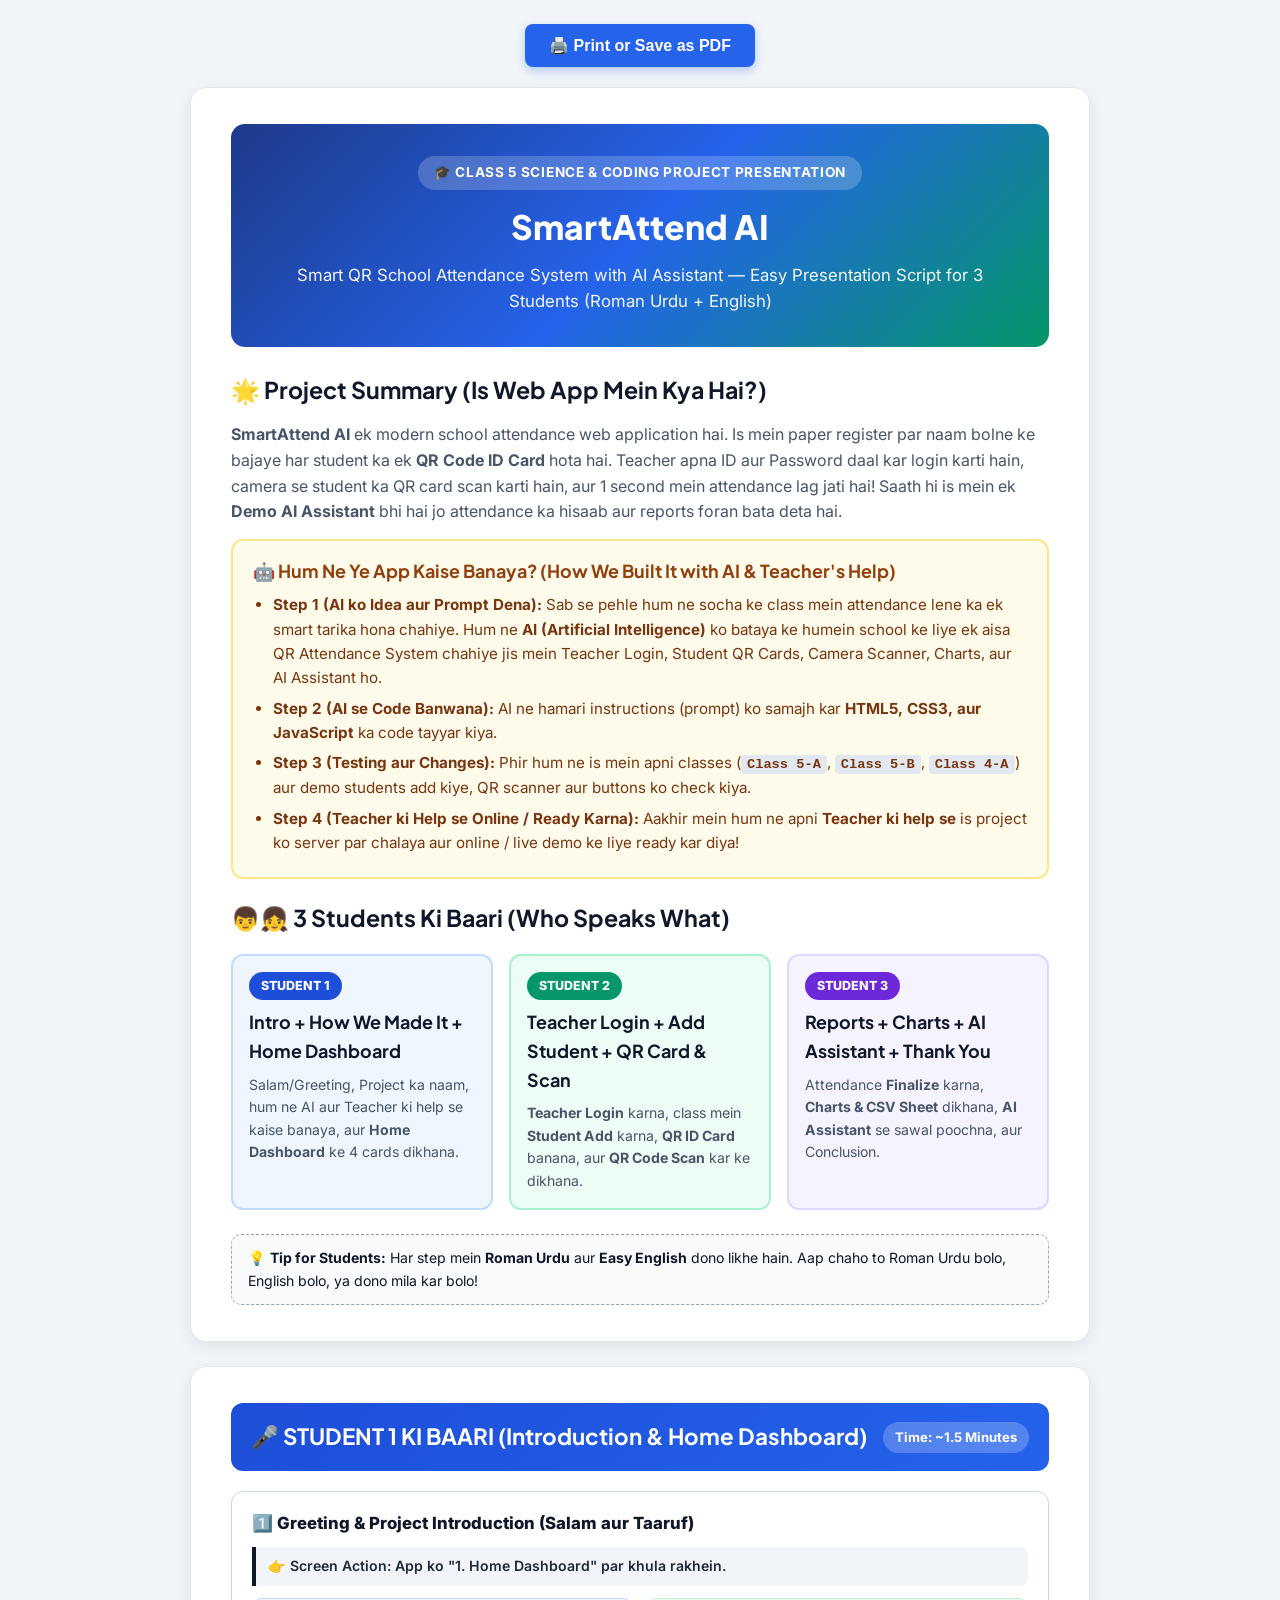
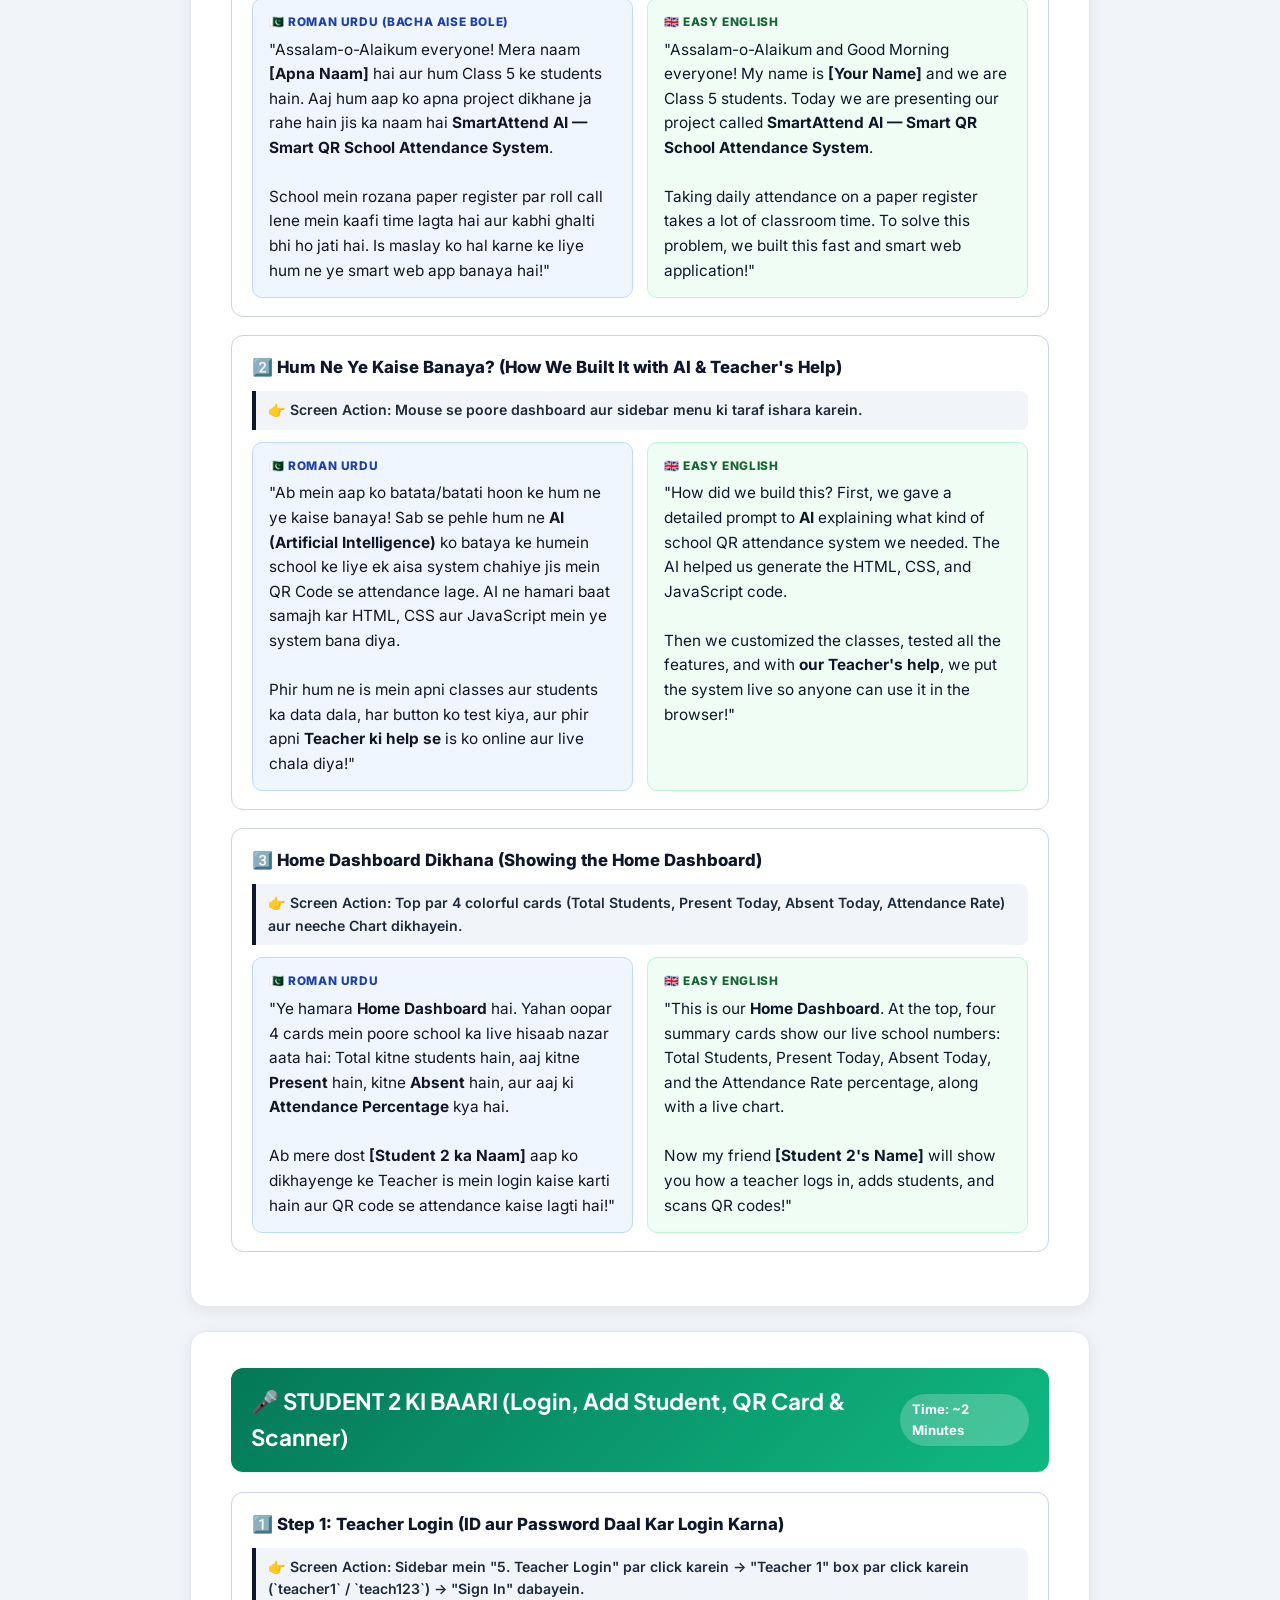
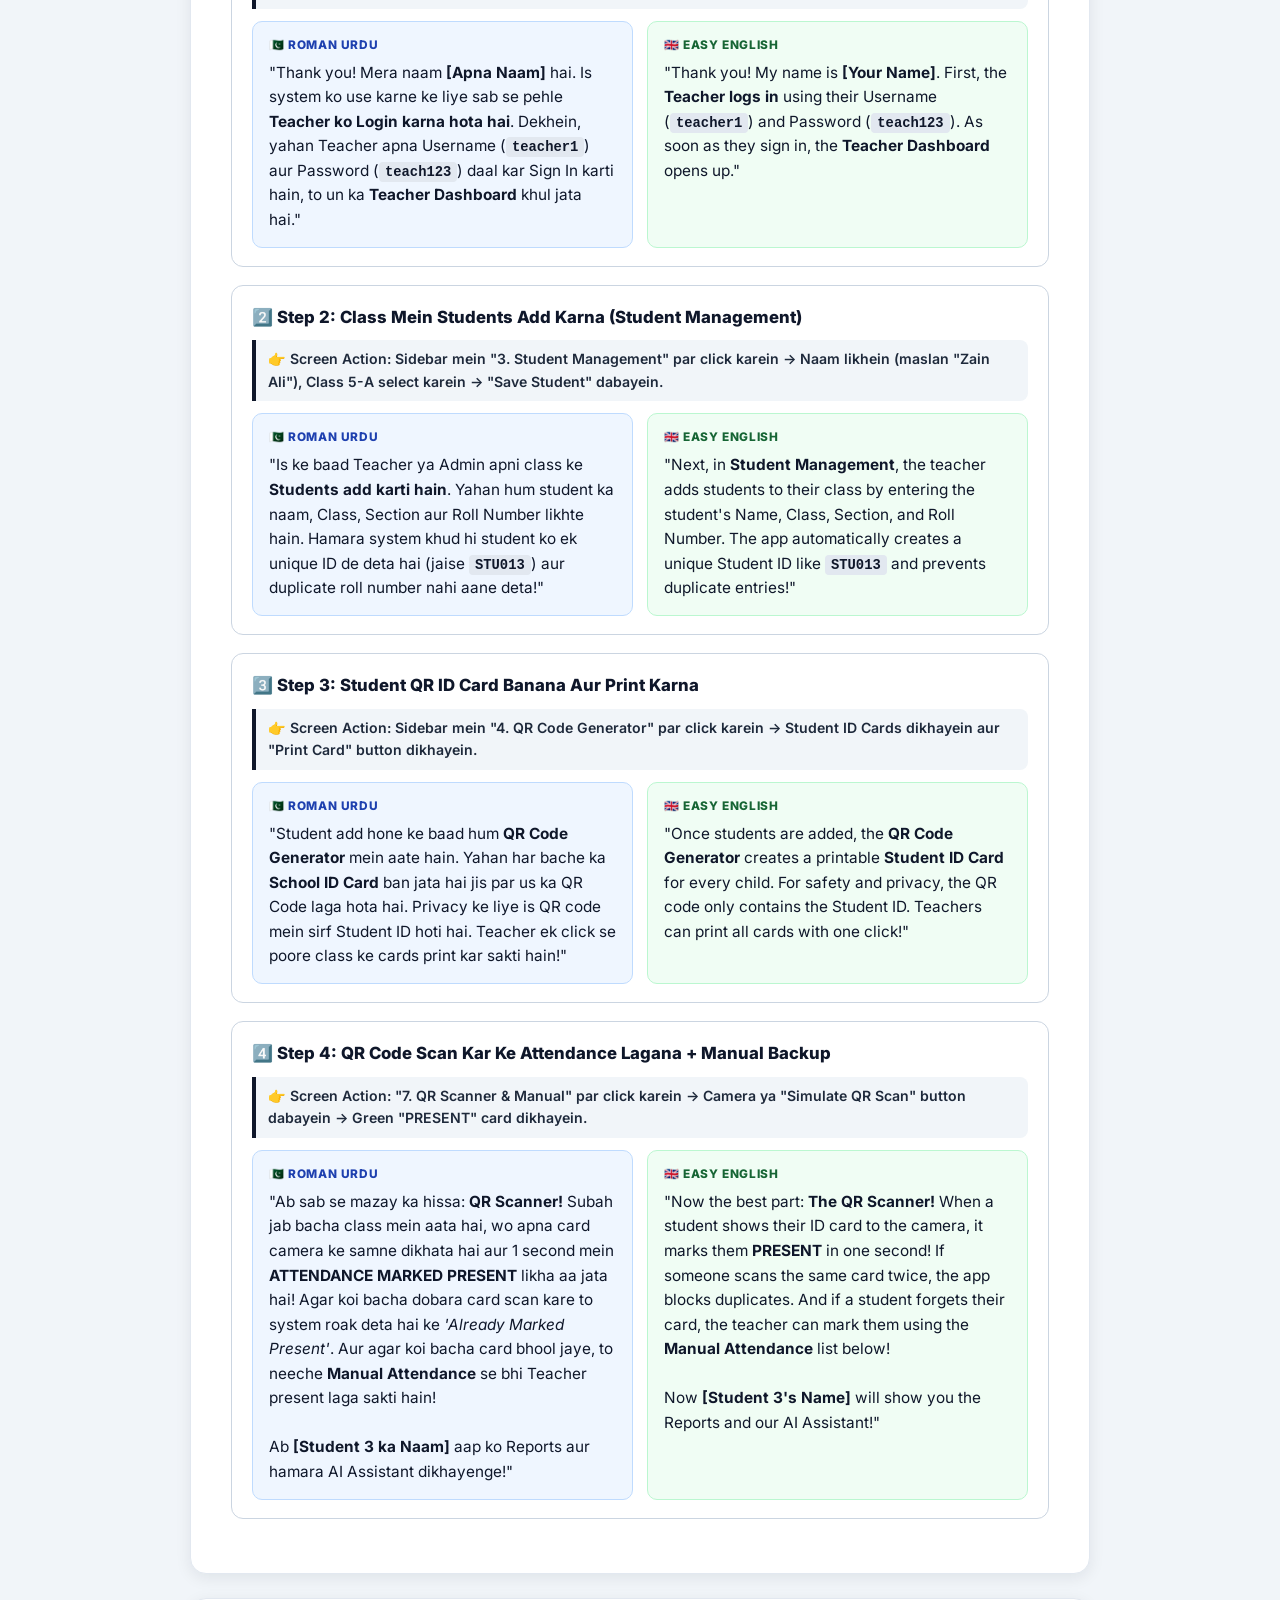
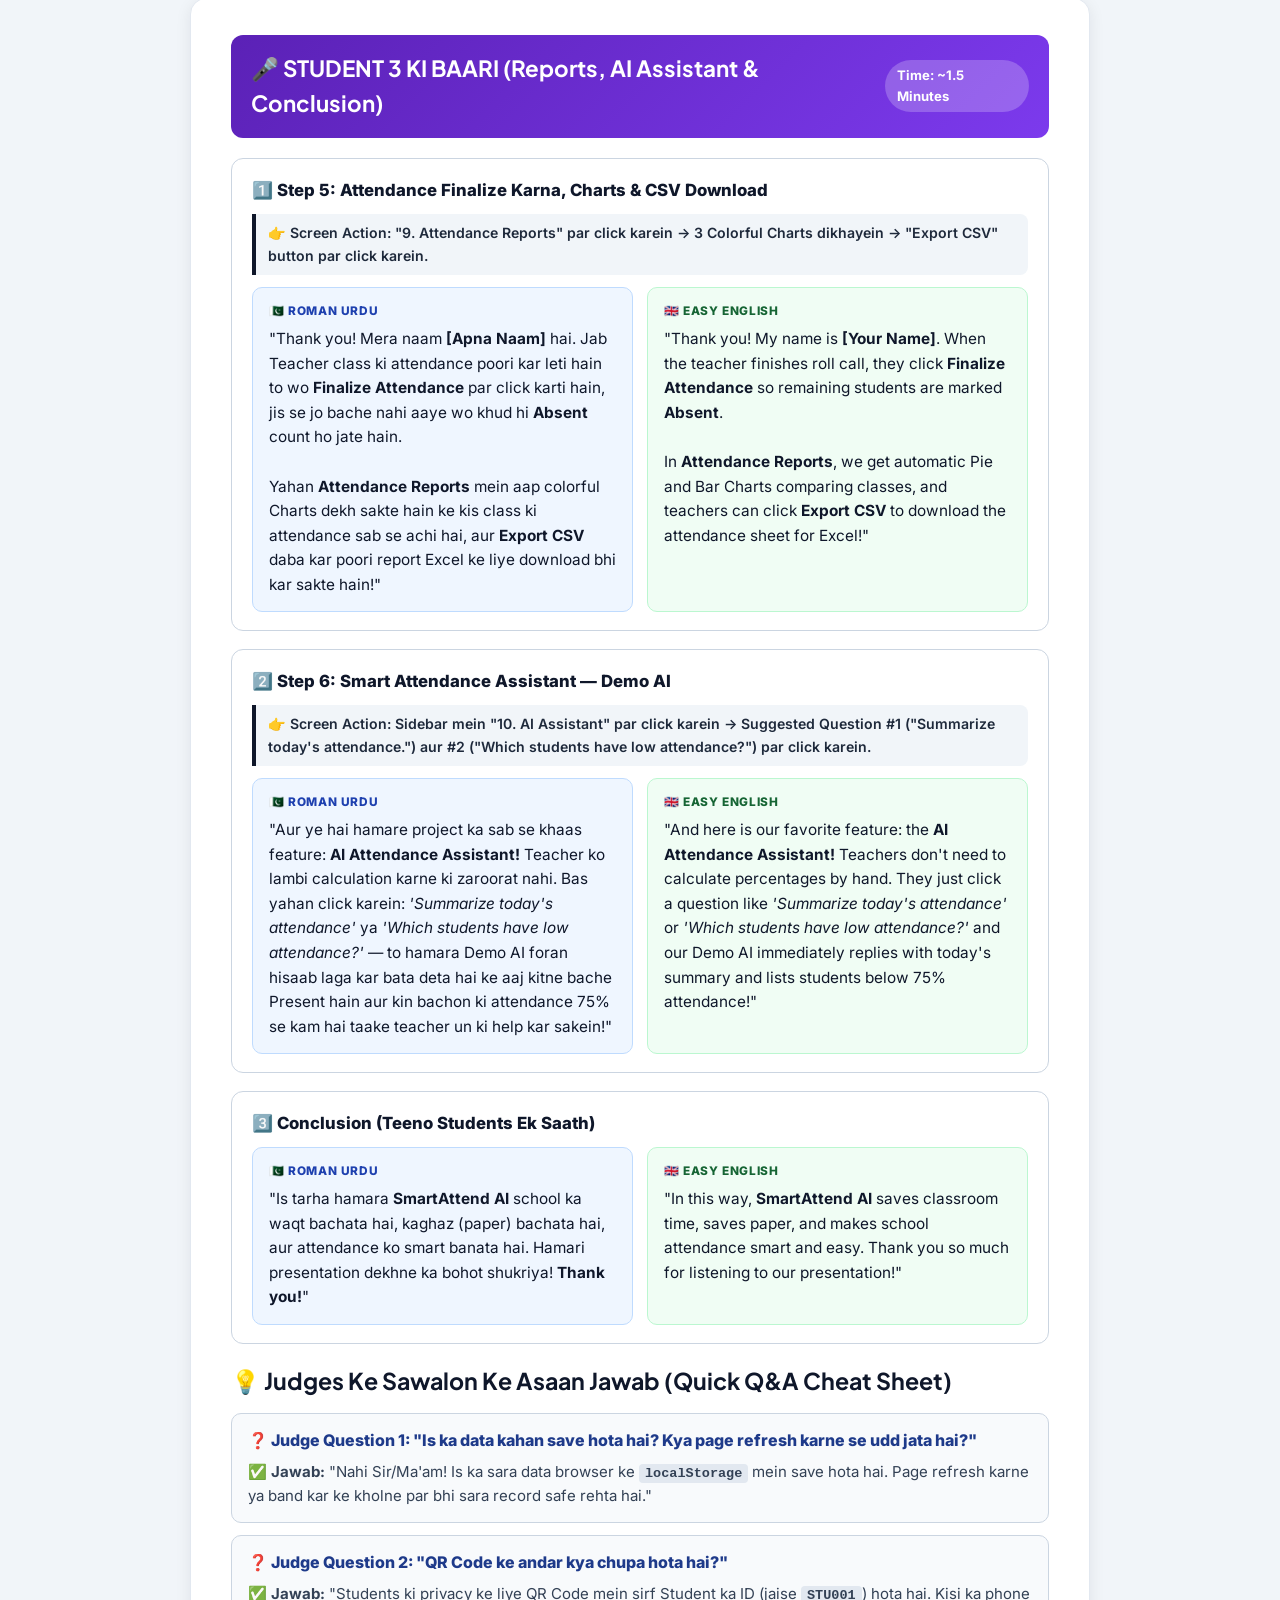
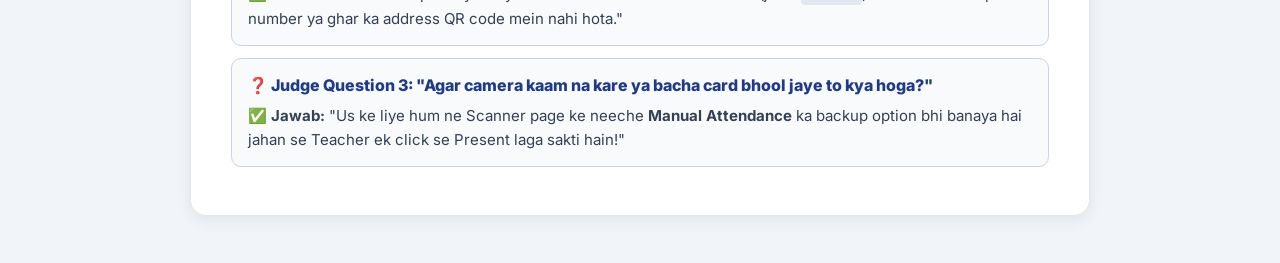
<file: PRESENTATION_GUIDE.html>
<!DOCTYPE html>
<html lang="en">
<head>
    <meta charset="UTF-8">
    <meta name="viewport" content="width=device-width, initial-scale=1.0">
    <title>SmartAttend AI — Class 5 Presentation Script & Guide (3 Students)</title>
    <link rel="preconnect" href="https://fonts.googleapis.com">
    <link rel="preconnect" href="https://fonts.gstatic.com" crossorigin>
    <link href="https://fonts.googleapis.com/css2?family=Inter:wght@400;500;600;700&family=Plus+Jakarta+Sans:wght@700;800&display=swap" rel="stylesheet">
    <style>
        :root {
            --blue: #1d4ed8;
            --blue-light: #eff6ff;
            --blue-border: #bfdbfe;
            --emerald: #059669;
            --emerald-light: #ecfdf5;
            --emerald-border: #a7f3d0;
            --purple: #6d28d9;
            --purple-light: #f5f3ff;
            --purple-border: #ddd6fe;
            --amber: #d97706;
            --amber-light: #fffbeb;
            --amber-border: #fde68a;
            --dark: #0f172a;
            --muted: #475569;
        }

        * {
            box-sizing: border-box;
            margin: 0;
            padding: 0;
        }

        body {
            font-family: 'Inter', -apple-system, BlinkMacSystemFont, "Segoe UI", Roboto, sans-serif;
            color: var(--dark);
            background: #f1f5f9;
            line-height: 1.6;
            padding: 24px;
        }

        .page-container {
            max-width: 900px;
            margin: 0 auto;
        }

        .sheet {
            background: #ffffff;
            border-radius: 16px;
            padding: 36px 40px;
            margin-bottom: 24px;
            box-shadow: 0 4px 16px rgba(15, 23, 42, 0.08);
            border: 1px solid #e2e8f0;
            page-break-after: always;
            break-after: page;
        }

        .sheet:last-child {
            page-break-after: auto;
            break-after: auto;
        }

        /* Cover Header */
        .hero-banner {
            background: linear-gradient(135deg, #1e3a8a, #2563eb, #059669);
            color: #ffffff;
            padding: 32px;
            border-radius: 14px;
            text-align: center;
            margin-bottom: 24px;
            -webkit-print-color-adjust: exact;
            print-color-adjust: exact;
        }

        .hero-badge {
            display: inline-block;
            background: rgba(255, 255, 255, 0.2);
            padding: 6px 16px;
            border-radius: 999px;
            font-weight: 700;
            font-size: 0.85rem;
            letter-spacing: 0.05em;
            text-transform: uppercase;
            margin-bottom: 10px;
        }

        .hero-banner h1 {
            font-family: 'Plus Jakarta Sans', sans-serif;
            font-size: 2.1rem;
            font-weight: 800;
            margin-bottom: 8px;
        }

        .hero-banner p {
            font-size: 1.05rem;
            opacity: 0.95;
        }

        h2 {
            font-family: 'Plus Jakarta Sans', sans-serif;
            font-size: 1.45rem;
            margin-bottom: 14px;
            color: var(--dark);
            display: flex;
            align-items: center;
            gap: 10px;
        }

        h3 {
            font-family: 'Plus Jakarta Sans', sans-serif;
            font-size: 1.12rem;
            margin-bottom: 8px;
            color: var(--dark);
        }

        .team-grid {
            display: grid;
            grid-template-columns: repeat(3, 1fr);
            gap: 16px;
            margin: 18px 0 24px;
        }

        .team-card {
            padding: 16px;
            border-radius: 12px;
            border: 2px solid;
            -webkit-print-color-adjust: exact;
            print-color-adjust: exact;
        }

        .team-s1 { background: var(--blue-light); border-color: var(--blue-border); }
        .team-s2 { background: var(--emerald-light); border-color: var(--emerald-border); }
        .team-s3 { background: var(--purple-light); border-color: var(--purple-border); }

        .student-tag {
            display: inline-block;
            padding: 4px 12px;
            border-radius: 999px;
            font-size: 0.78rem;
            font-weight: 800;
            text-transform: uppercase;
            margin-bottom: 8px;
            color: #ffffff;
            -webkit-print-color-adjust: exact;
            print-color-adjust: exact;
        }

        .tag-s1 { background: var(--blue); }
        .tag-s2 { background: var(--emerald); }
        .tag-s3 { background: var(--purple); }

        .info-box {
            background: var(--amber-light);
            border: 2px solid var(--amber-border);
            border-radius: 12px;
            padding: 16px 20px;
            margin-bottom: 20px;
            -webkit-print-color-adjust: exact;
            print-color-adjust: exact;
        }

        .info-box h3 {
            color: #92400e;
        }

        .info-box ul {
            padding-left: 20px;
            color: #78350f;
            font-size: 0.95rem;
        }

        .info-box li {
            margin-bottom: 6px;
        }

        /* Speaker Turn Blocks */
        .speaker-header {
            padding: 16px 20px;
            border-radius: 12px;
            color: #ffffff;
            margin-bottom: 20px;
            display: flex;
            align-items: center;
            justify-content: space-between;
            -webkit-print-color-adjust: exact;
            print-color-adjust: exact;
        }

        .header-s1 { background: linear-gradient(135deg, #1d4ed8, #2563eb); }
        .header-s2 { background: linear-gradient(135deg, #047857, #10b981); }
        .header-s3 { background: linear-gradient(135deg, #5b21b6, #7c3aed); }

        .speaker-header h2 {
            color: #ffffff;
            margin: 0;
            font-size: 1.4rem;
        }

        .speaker-header span {
            background: rgba(255, 255, 255, 0.22);
            padding: 5px 12px;
            border-radius: 999px;
            font-size: 0.82rem;
            font-weight: 700;
        }

        .step-block {
            border: 1px solid #cbd5e1;
            border-radius: 12px;
            padding: 18px 20px;
            margin-bottom: 18px;
            background: #ffffff;
            break-inside: avoid;
            page-break-inside: avoid;
        }

        .step-title {
            font-weight: 800;
            font-size: 1.05rem;
            color: var(--dark);
            margin-bottom: 10px;
            display: flex;
            align-items: center;
            gap: 8px;
        }

        .action-cue {
            background: #f1f5f9;
            border-left: 4px solid #0f172a;
            padding: 8px 12px;
            font-size: 0.88rem;
            font-weight: 600;
            color: #1e293b;
            border-radius: 0 8px 8px 0;
            margin-bottom: 12px;
            -webkit-print-color-adjust: exact;
            print-color-adjust: exact;
        }

        .speech-grid {
            display: grid;
            grid-template-columns: 1fr 1fr;
            gap: 14px;
        }

        .speech-box {
            padding: 14px 16px;
            border-radius: 10px;
            font-size: 0.96rem;
            -webkit-print-color-adjust: exact;
            print-color-adjust: exact;
        }

        .box-urdu {
            background: #eff6ff;
            border: 1px solid #bfdbfe;
        }

        .box-eng {
            background: #f0fdf4;
            border: 1px solid #bbf7d0;
        }

        .lang-label {
            display: block;
            font-size: 0.74rem;
            font-weight: 800;
            text-transform: uppercase;
            letter-spacing: 0.05em;
            margin-bottom: 6px;
        }

        .box-urdu .lang-label { color: #1e40af; }
        .box-eng .lang-label { color: #166534; }

        .qa-card {
            background: #f8fafc;
            border: 1px solid #cbd5e1;
            border-radius: 10px;
            padding: 14px 16px;
            margin-bottom: 12px;
            break-inside: avoid;
        }

        .qa-q {
            font-weight: 800;
            color: #1e3a8a;
            margin-bottom: 6px;
        }

        .qa-a {
            font-size: 0.94rem;
            color: #334155;
        }

        code {
            background: #e2e8f0;
            padding: 2px 6px;
            border-radius: 4px;
            font-family: Consolas, monospace;
            font-size: 0.9em;
            font-weight: 700;
        }

        .print-btn-bar {
            text-align: center;
            margin-bottom: 20px;
        }

        .btn-print {
            background: #2563eb;
            color: #ffffff;
            border: none;
            padding: 12px 24px;
            border-radius: 8px;
            font-size: 1rem;
            font-weight: 700;
            cursor: pointer;
            box-shadow: 0 4px 10px rgba(37, 99, 235, 0.3);
        }

        @media print {
            body {
                background: #ffffff;
                padding: 0;
            }
            .print-btn-bar {
                display: none !important;
            }
            .sheet {
                box-shadow: none;
                border: none;
                padding: 18px 22px;
                margin-bottom: 0;
            }
        }
    </style>
</head>
<body>
    <div class="print-btn-bar">
        <button class="btn-print" onclick="window.print()">🖨️ Print or Save as PDF</button>
    </div>

    <div class="page-container">

        <!-- ================================================================
             PAGE 1: OVERVIEW, HOW WE BUILT IT & 3-STUDENT ROLES
             ================================================================ -->
        <div class="sheet">
            <div class="hero-banner">
                <div class="hero-badge">🎓 Class 5 Science &amp; Coding Project Presentation</div>
                <h1>SmartAttend AI</h1>
                <p>Smart QR School Attendance System with AI Assistant — Easy Presentation Script for 3 Students (Roman Urdu + English)</p>
            </div>

            <h2>🌟 Project Summary (Is Web App Mein Kya Hai?)</h2>
            <p style="margin-bottom: 14px; color: var(--muted);">
                <strong>SmartAttend AI</strong> ek modern school attendance web application hai. Is mein paper register par naam bolne ke bajaye har student ka ek <strong>QR Code ID Card</strong> hota hai. Teacher apna ID aur Password daal kar login karti hain, camera se student ka QR card scan karti hain, aur 1 second mein attendance lag jati hai! Saath hi is mein ek <strong>Demo AI Assistant</strong> bhi hai jo attendance ka hisaab aur reports foran bata deta hai.
            </p>

            <div class="info-box">
                <h3>🤖 Hum Ne Ye App Kaise Banaya? (How We Built It with AI &amp; Teacher's Help)</h3>
                <ul>
                    <li><strong>Step 1 (AI ko Idea aur Prompt Dena):</strong> Sab se pehle hum ne socha ke class mein attendance lene ka ek smart tarika hona chahiye. Hum ne <strong>AI (Artificial Intelligence)</strong> ko bataya ke humein school ke liye ek aisa QR Attendance System chahiye jis mein Teacher Login, Student QR Cards, Camera Scanner, Charts, aur AI Assistant ho.</li>
                    <li><strong>Step 2 (AI se Code Banwana):</strong> AI ne hamari instructions (prompt) ko samajh kar <strong>HTML5, CSS3, aur JavaScript</strong> ka code tayyar kiya.</li>
                    <li><strong>Step 3 (Testing aur Changes):</strong> Phir hum ne is mein apni classes (<code>Class 5-A</code>, <code>Class 5-B</code>, <code>Class 4-A</code>) aur demo students add kiye, QR scanner aur buttons ko check kiya.</li>
                    <li><strong>Step 4 (Teacher ki Help se Online / Ready Karna):</strong> Aakhir mein hum ne apni <strong>Teacher ki help se</strong> is project ko server par chalaya aur online / live demo ke liye ready kar diya!</li>
                </ul>
            </div>

            <h2>👦👧 3 Students Ki Baari (Who Speaks What)</h2>
            <div class="team-grid">
                <div class="team-card team-s1">
                    <span class="student-tag tag-s1">Student 1</span>
                    <h3>Intro + How We Made It + Home Dashboard</h3>
                    <p style="font-size: 0.88rem; color: var(--muted);">
                        Salam/Greeting, Project ka naam, hum ne AI aur Teacher ki help se kaise banaya, aur <strong>Home Dashboard</strong> ke 4 cards dikhana.
                    </p>
                </div>

                <div class="team-card team-s2">
                    <span class="student-tag tag-s2">Student 2</span>
                    <h3>Teacher Login + Add Student + QR Card &amp; Scan</h3>
                    <p style="font-size: 0.88rem; color: var(--muted);">
                        <strong>Teacher Login</strong> karna, class mein <strong>Student Add</strong> karna, <strong>QR ID Card</strong> banana, aur <strong>QR Code Scan</strong> kar ke dikhana.
                    </p>
                </div>

                <div class="team-card team-s3">
                    <span class="student-tag tag-s3">Student 3</span>
                    <h3>Reports + Charts + AI Assistant + Thank You</h3>
                    <p style="font-size: 0.88rem; color: var(--muted);">
                        Attendance <strong>Finalize</strong> karna, <strong>Charts &amp; CSV Sheet</strong> dikhana, <strong>AI Assistant</strong> se sawal poochna, aur Conclusion.
                    </p>
                </div>
            </div>

            <div style="background:#f8fafc; border:1px dashed #94a3b8; padding:12px 16px; border-radius:10px; font-size:0.88rem;">
                💡 <strong>Tip for Students:</strong> Har step mein <strong>Roman Urdu</strong> aur <strong>Easy English</strong> dono likhe hain. Aap chaho to Roman Urdu bolo, English bolo, ya dono mila kar bolo!
            </div>
        </div>

        <!-- ================================================================
             PAGE 2: STUDENT 1 SCRIPT
             ================================================================ -->
        <div class="sheet">
            <div class="speaker-header header-s1">
                <h2>🎤 STUDENT 1 KI BAARI (Introduction &amp; Home Dashboard)</h2>
                <span>Time: ~1.5 Minutes</span>
            </div>

            <div class="step-block">
                <div class="step-title">1️⃣ Greeting &amp; Project Introduction (Salam aur Taaruf)</div>
                <div class="action-cue">👉 Screen Action: App ko "1. Home Dashboard" par khula rakhein.</div>
                <div class="speech-grid">
                    <div class="speech-box box-urdu">
                        <span class="lang-label">🇵🇰 Roman Urdu (Bacha Aise Bole)</span>
                        "Assalam-o-Alaikum everyone! Mera naam <strong>[Apna Naam]</strong> hai aur hum Class 5 ke students hain. Aaj hum aap ko apna project dikhane ja rahe hain jis ka naam hai <strong>SmartAttend AI — Smart QR School Attendance System</strong>.<br><br>
                        School mein rozana paper register par roll call lene mein kaafi time lagta hai aur kabhi ghalti bhi ho jati hai. Is maslay ko hal karne ke liye hum ne ye smart web app banaya hai!"
                    </div>
                    <div class="speech-box box-eng">
                        <span class="lang-label">🇬🇧 Easy English</span>
                        "Assalam-o-Alaikum and Good Morning everyone! My name is <strong>[Your Name]</strong> and we are Class 5 students. Today we are presenting our project called <strong>SmartAttend AI — Smart QR School Attendance System</strong>.<br><br>
                        Taking daily attendance on a paper register takes a lot of classroom time. To solve this problem, we built this fast and smart web application!"
                    </div>
                </div>
            </div>

            <div class="step-block">
                <div class="step-title">2️⃣ Hum Ne Ye Kaise Banaya? (How We Built It with AI &amp; Teacher's Help)</div>
                <div class="action-cue">👉 Screen Action: Mouse se poore dashboard aur sidebar menu ki taraf ishara karein.</div>
                <div class="speech-grid">
                    <div class="speech-box box-urdu">
                        <span class="lang-label">🇵🇰 Roman Urdu</span>
                        "Ab mein aap ko batata/batati hoon ke hum ne ye kaise banaya! Sab se pehle hum ne <strong>AI (Artificial Intelligence)</strong> ko bataya ke humein school ke liye ek aisa system chahiye jis mein QR Code se attendance lage. AI ne hamari baat samajh kar HTML, CSS aur JavaScript mein ye system bana diya.<br><br>
                        Phir hum ne is mein apni classes aur students ka data dala, har button ko test kiya, aur phir apni <strong>Teacher ki help se</strong> is ko online aur live chala diya!"
                    </div>
                    <div class="speech-box box-eng">
                        <span class="lang-label">🇬🇧 Easy English</span>
                        "How did we build this? First, we gave a detailed prompt to <strong>AI</strong> explaining what kind of school QR attendance system we needed. The AI helped us generate the HTML, CSS, and JavaScript code.<br><br>
                        Then we customized the classes, tested all the features, and with <strong>our Teacher's help</strong>, we put the system live so anyone can use it in the browser!"
                    </div>
                </div>
            </div>

            <div class="step-block">
                <div class="step-title">3️⃣ Home Dashboard Dikhana (Showing the Home Dashboard)</div>
                <div class="action-cue">👉 Screen Action: Top par 4 colorful cards (Total Students, Present Today, Absent Today, Attendance Rate) aur neeche Chart dikhayein.</div>
                <div class="speech-grid">
                    <div class="speech-box box-urdu">
                        <span class="lang-label">🇵🇰 Roman Urdu</span>
                        "Ye hamara <strong>Home Dashboard</strong> hai. Yahan oopar 4 cards mein poore school ka live hisaab nazar aata hai: Total kitne students hain, aaj kitne <strong>Present</strong> hain, kitne <strong>Absent</strong> hain, aur aaj ki <strong>Attendance Percentage</strong> kya hai.<br><br>
                        Ab mere dost <strong>[Student 2 ka Naam]</strong> aap ko dikhayenge ke Teacher is mein login kaise karti hain aur QR code se attendance kaise lagti hai!"
                    </div>
                    <div class="speech-box box-eng">
                        <span class="lang-label">🇬🇧 Easy English</span>
                        "This is our <strong>Home Dashboard</strong>. At the top, four summary cards show our live school numbers: Total Students, Present Today, Absent Today, and the Attendance Rate percentage, along with a live chart.<br><br>
                        Now my friend <strong>[Student 2's Name]</strong> will show you how a teacher logs in, adds students, and scans QR codes!"
                    </div>
                </div>
            </div>
        </div>

        <!-- ================================================================
             PAGE 3: STUDENT 2 SCRIPT
             ================================================================ -->
        <div class="sheet">
            <div class="speaker-header header-s2">
                <h2>🎤 STUDENT 2 KI BAARI (Login, Add Student, QR Card &amp; Scanner)</h2>
                <span>Time: ~2 Minutes</span>
            </div>

            <div class="step-block">
                <div class="step-title">1️⃣ Step 1: Teacher Login (ID aur Password Daal Kar Login Karna)</div>
                <div class="action-cue">👉 Screen Action: Sidebar mein "5. Teacher Login" par click karein → "Teacher 1" box par click karein (`teacher1` / `teach123`) → "Sign In" dabayein.</div>
                <div class="speech-grid">
                    <div class="speech-box box-urdu">
                        <span class="lang-label">🇵🇰 Roman Urdu</span>
                        "Thank you! Mera naam <strong>[Apna Naam]</strong> hai. Is system ko use karne ke liye sab se pehle <strong>Teacher ko Login karna hota hai</strong>. Dekhein, yahan Teacher apna Username (<code>teacher1</code>) aur Password (<code>teach123</code>) daal kar Sign In karti hain, to un ka <strong>Teacher Dashboard</strong> khul jata hai."
                    </div>
                    <div class="speech-box box-eng">
                        <span class="lang-label">🇬🇧 Easy English</span>
                        "Thank you! My name is <strong>[Your Name]</strong>. First, the <strong>Teacher logs in</strong> using their Username (<code>teacher1</code>) and Password (<code>teach123</code>). As soon as they sign in, the <strong>Teacher Dashboard</strong> opens up."
                    </div>
                </div>
            </div>

            <div class="step-block">
                <div class="step-title">2️⃣ Step 2: Class Mein Students Add Karna (Student Management)</div>
                <div class="action-cue">👉 Screen Action: Sidebar mein "3. Student Management" par click karein → Naam likhein (maslan "Zain Ali"), Class 5-A select karein → "Save Student" dabayein.</div>
                <div class="speech-grid">
                    <div class="speech-box box-urdu">
                        <span class="lang-label">🇵🇰 Roman Urdu</span>
                        "Is ke baad Teacher ya Admin apni class ke <strong>Students add karti hain</strong>. Yahan hum student ka naam, Class, Section aur Roll Number likhte hain. Hamara system khud hi student ko ek unique ID de deta hai (jaise <code>STU013</code>) aur duplicate roll number nahi aane deta!"
                    </div>
                    <div class="speech-box box-eng">
                        <span class="lang-label">🇬🇧 Easy English</span>
                        "Next, in <strong>Student Management</strong>, the teacher adds students to their class by entering the student's Name, Class, Section, and Roll Number. The app automatically creates a unique Student ID like <code>STU013</code> and prevents duplicate entries!"
                    </div>
                </div>
            </div>

            <div class="step-block">
                <div class="step-title">3️⃣ Step 3: Student QR ID Card Banana Aur Print Karna</div>
                <div class="action-cue">👉 Screen Action: Sidebar mein "4. QR Code Generator" par click karein → Student ID Cards dikhayein aur "Print Card" button dikhayein.</div>
                <div class="speech-grid">
                    <div class="speech-box box-urdu">
                        <span class="lang-label">🇵🇰 Roman Urdu</span>
                        "Student add hone ke baad hum <strong>QR Code Generator</strong> mein aate hain. Yahan har bache ka <strong>School ID Card</strong> ban jata hai jis par us ka QR Code laga hota hai. Privacy ke liye is QR code mein sirf Student ID hoti hai. Teacher ek click se poore class ke cards print kar sakti hain!"
                    </div>
                    <div class="speech-box box-eng">
                        <span class="lang-label">🇬🇧 Easy English</span>
                        "Once students are added, the <strong>QR Code Generator</strong> creates a printable <strong>Student ID Card</strong> for every child. For safety and privacy, the QR code only contains the Student ID. Teachers can print all cards with one click!"
                    </div>
                </div>
            </div>

            <div class="step-block">
                <div class="step-title">4️⃣ Step 4: QR Code Scan Kar Ke Attendance Lagana + Manual Backup</div>
                <div class="action-cue">👉 Screen Action: "7. QR Scanner &amp; Manual" par click karein → Camera ya "Simulate QR Scan" button dabayein → Green "PRESENT" card dikhayein.</div>
                <div class="speech-grid">
                    <div class="speech-box box-urdu">
                        <span class="lang-label">🇵🇰 Roman Urdu</span>
                        "Ab sab se mazay ka hissa: <strong>QR Scanner!</strong> Subah jab bacha class mein aata hai, wo apna card camera ke samne dikhata hai aur 1 second mein <strong>ATTENDANCE MARKED PRESENT</strong> likha aa jata hai! Agar koi bacha dobara card scan kare to system roak deta hai ke <em>'Already Marked Present'</em>. Aur agar koi bacha card bhool jaye, to neeche <strong>Manual Attendance</strong> se bhi Teacher present laga sakti hain!<br><br>
                        Ab <strong>[Student 3 ka Naam]</strong> aap ko Reports aur hamara AI Assistant dikhayenge!"
                    </div>
                    <div class="speech-box box-eng">
                        <span class="lang-label">🇬🇧 Easy English</span>
                        "Now the best part: <strong>The QR Scanner!</strong> When a student shows their ID card to the camera, it marks them <strong>PRESENT</strong> in one second! If someone scans the same card twice, the app blocks duplicates. And if a student forgets their card, the teacher can mark them using the <strong>Manual Attendance</strong> list below!<br><br>
                        Now <strong>[Student 3's Name]</strong> will show you the Reports and our AI Assistant!"
                    </div>
                </div>
            </div>
        </div>

        <!-- ================================================================
             PAGE 4: STUDENT 3 SCRIPT & Q&A CHEAT SHEET
             ================================================================ -->
        <div class="sheet">
            <div class="speaker-header header-s3">
                <h2>🎤 STUDENT 3 KI BAARI (Reports, AI Assistant &amp; Conclusion)</h2>
                <span>Time: ~1.5 Minutes</span>
            </div>

            <div class="step-block">
                <div class="step-title">1️⃣ Step 5: Attendance Finalize Karna, Charts &amp; CSV Download</div>
                <div class="action-cue">👉 Screen Action: "9. Attendance Reports" par click karein → 3 Colorful Charts dikhayein → "Export CSV" button par click karein.</div>
                <div class="speech-grid">
                    <div class="speech-box box-urdu">
                        <span class="lang-label">🇵🇰 Roman Urdu</span>
                        "Thank you! Mera naam <strong>[Apna Naam]</strong> hai. Jab Teacher class ki attendance poori kar leti hain to wo <strong>Finalize Attendance</strong> par click karti hain, jis se jo bache nahi aaye wo khud hi <strong>Absent</strong> count ho jate hain.<br><br>
                        Yahan <strong>Attendance Reports</strong> mein aap colorful Charts dekh sakte hain ke kis class ki attendance sab se achi hai, aur <strong>Export CSV</strong> daba kar poori report Excel ke liye download bhi kar sakte hain!"
                    </div>
                    <div class="speech-box box-eng">
                        <span class="lang-label">🇬🇧 Easy English</span>
                        "Thank you! My name is <strong>[Your Name]</strong>. When the teacher finishes roll call, they click <strong>Finalize Attendance</strong> so remaining students are marked <strong>Absent</strong>.<br><br>
                        In <strong>Attendance Reports</strong>, we get automatic Pie and Bar Charts comparing classes, and teachers can click <strong>Export CSV</strong> to download the attendance sheet for Excel!"
                    </div>
                </div>
            </div>

            <div class="step-block">
                <div class="step-title">2️⃣ Step 6: Smart Attendance Assistant — Demo AI</div>
                <div class="action-cue">👉 Screen Action: Sidebar mein "10. AI Assistant" par click karein → Suggested Question #1 ("Summarize today's attendance.") aur #2 ("Which students have low attendance?") par click karein.</div>
                <div class="speech-grid">
                    <div class="speech-box box-urdu">
                        <span class="lang-label">🇵🇰 Roman Urdu</span>
                        "Aur ye hai hamare project ka sab se khaas feature: <strong>AI Attendance Assistant!</strong> Teacher ko lambi calculation karne ki zaroorat nahi. Bas yahan click karein: <em>'Summarize today's attendance'</em> ya <em>'Which students have low attendance?'</em> — to hamara Demo AI foran hisaab laga kar bata deta hai ke aaj kitne bache Present hain aur kin bachon ki attendance 75% se kam hai taake teacher un ki help kar sakein!"
                    </div>
                    <div class="speech-box box-eng">
                        <span class="lang-label">🇬🇧 Easy English</span>
                        "And here is our favorite feature: the <strong>AI Attendance Assistant!</strong> Teachers don't need to calculate percentages by hand. They just click a question like <em>'Summarize today's attendance'</em> or <em>'Which students have low attendance?'</em> and our Demo AI immediately replies with today's summary and lists students below 75% attendance!"
                    </div>
                </div>
            </div>

            <div class="step-block">
                <div class="step-title">3️⃣ Conclusion (Teeno Students Ek Saath)</div>
                <div class="speech-grid">
                    <div class="speech-box box-urdu">
                        <span class="lang-label">🇵🇰 Roman Urdu</span>
                        "Is tarha hamara <strong>SmartAttend AI</strong> school ka waqt bachata hai, kaghaz (paper) bachata hai, aur attendance ko smart banata hai. Hamari presentation dekhne ka bohot shukriya! <strong>Thank you!</strong>"
                    </div>
                    <div class="speech-box box-eng">
                        <span class="lang-label">🇬🇧 Easy English</span>
                        "In this way, <strong>SmartAttend AI</strong> saves classroom time, saves paper, and makes school attendance smart and easy. Thank you so much for listening to our presentation!"
                    </div>
                </div>
            </div>

            <h2>💡 Judges Ke Sawalon Ke Asaan Jawab (Quick Q&amp;A Cheat Sheet)</h2>
            <div class="qa-card">
                <p class="qa-q">❓ Judge Question 1: "Is ka data kahan save hota hai? Kya page refresh karne se udd jata hai?"</p>
                <p class="qa-a">✅ <strong>Jawab:</strong> "Nahi Sir/Ma'am! Is ka sara data browser ke <code>localStorage</code> mein save hota hai. Page refresh karne ya band kar ke kholne par bhi sara record safe rehta hai."</p>
            </div>
            <div class="qa-card">
                <p class="qa-q">❓ Judge Question 2: "QR Code ke andar kya chupa hota hai?"</p>
                <p class="qa-a">✅ <strong>Jawab:</strong> "Students ki privacy ke liye QR Code mein sirf Student ka ID (jaise <code>STU001</code>) hota hai. Kisi ka phone number ya ghar ka address QR code mein nahi hota."</p>
            </div>
            <div class="qa-card">
                <p class="qa-q">❓ Judge Question 3: "Agar camera kaam na kare ya bacha card bhool jaye to kya hoga?"</p>
                <p class="qa-a">✅ <strong>Jawab:</strong> "Us ke liye hum ne Scanner page ke neeche <strong>Manual Attendance</strong> ka backup option bhi banaya hai jahan se Teacher ek click se Present laga sakti hain!"</p>
            </div>
        </div>

    </div>
</body>
</html>
</file>
